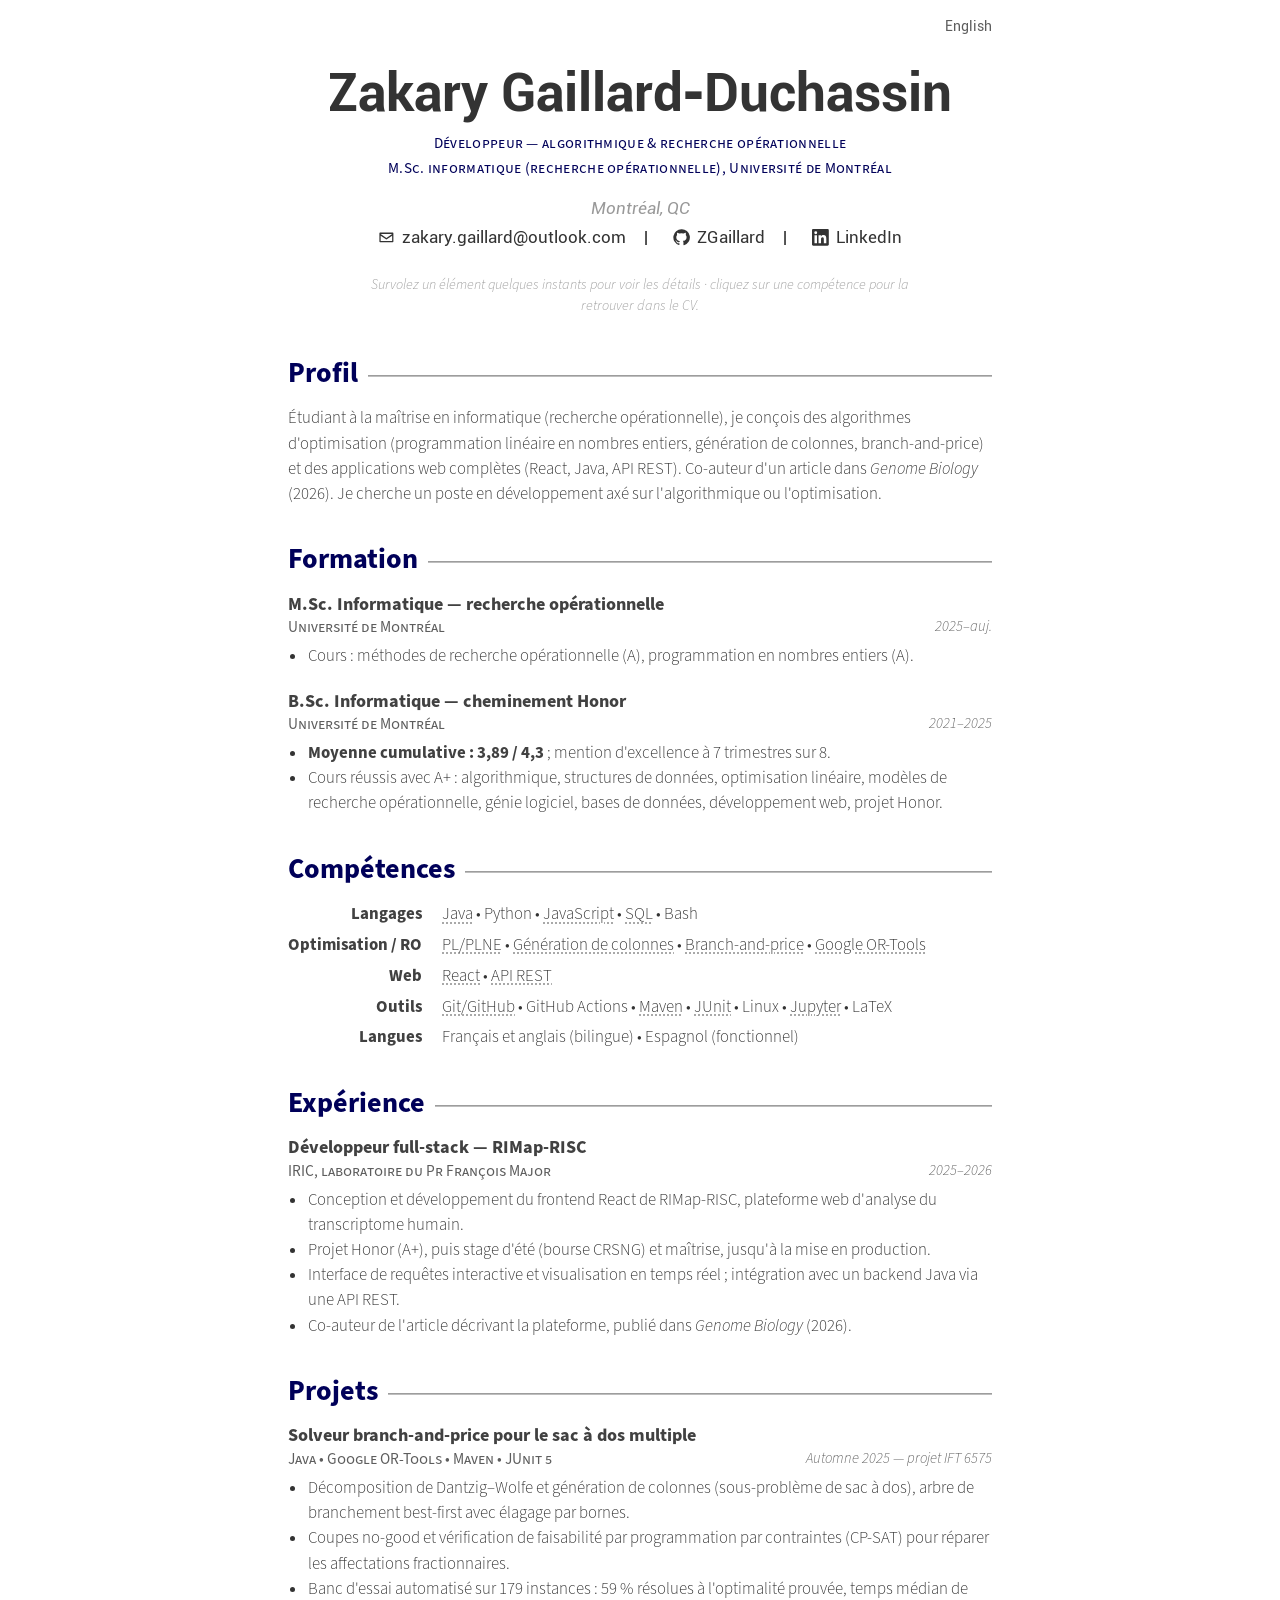
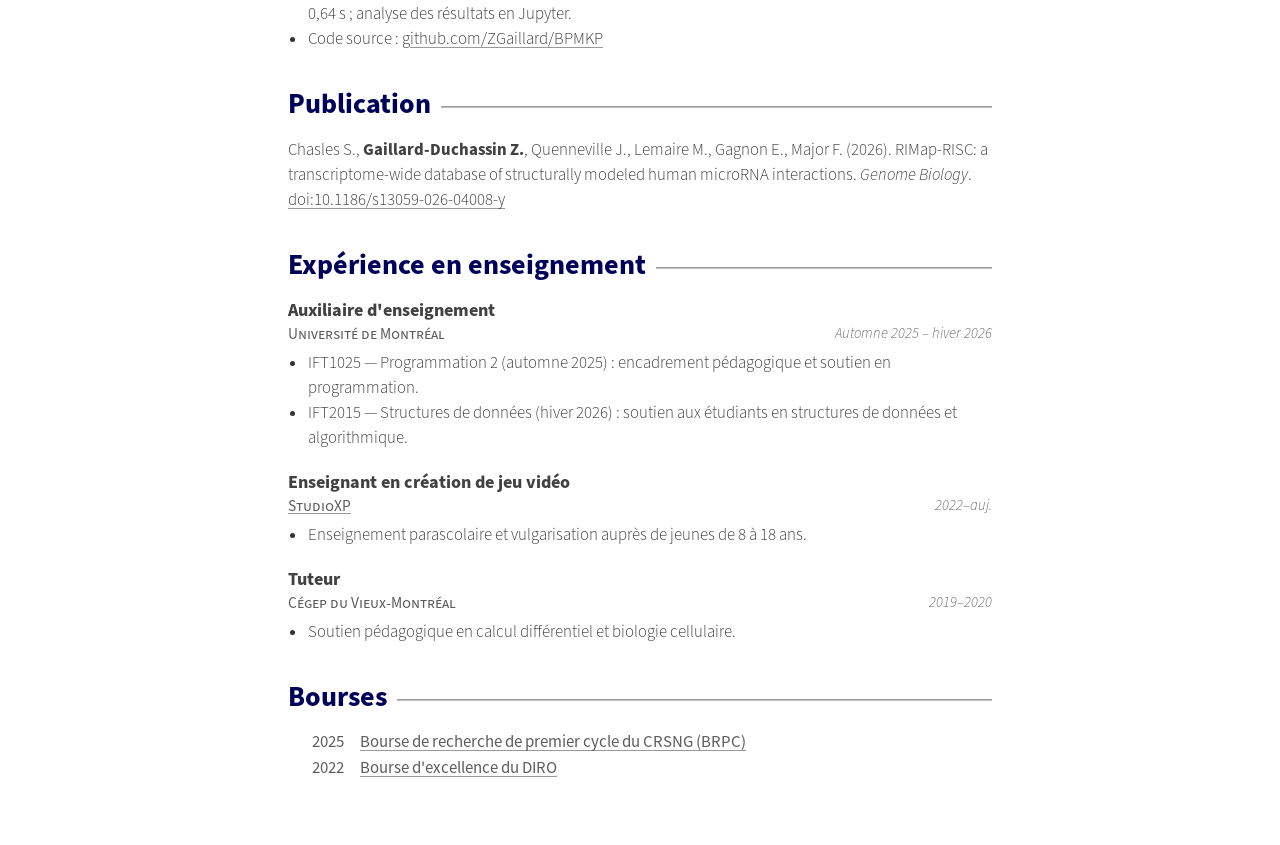
<file: index.html>
<!doctype html>
<html lang="fr">
<head>
  <meta charset="utf-8">
  <meta name="viewport" content="width=device-width, initial-scale=1">
  <title>Zakary Gaillard-Duchassin — CV</title>
  <meta name="description" content="Développeur — algorithmique et recherche opérationnelle. M.Sc. informatique (recherche opérationnelle), Université de Montréal.">
  <meta name="color-scheme" content="light dark">
  <!-- Open Graph (link previews) -->
  <meta property="og:type" content="profile">
  <meta property="og:title" content="Zakary Gaillard-Duchassin — CV">
  <meta property="og:description" content="Développeur — algorithmique et recherche opérationnelle. M.Sc. informatique (RO), Université de Montréal.">
  <meta property="og:locale" content="fr_CA">
  <link rel="canonical" href="https://zgaillard.github.io/">
  <link rel="alternate" hreflang="fr" href="https://zgaillard.github.io/">
  <link rel="alternate" hreflang="en" href="https://zgaillard.github.io/en/">
  <link rel="alternate" hreflang="x-default" href="https://zgaillard.github.io/">
  <link rel="icon" href="favicon.svg" type="image/svg+xml">
  <link rel="icon" href="favicon.ico" sizes="48x48">
  <link rel="apple-touch-icon" href="apple-touch-icon.png">
  <script>document.documentElement.classList.add('js');</script>
  <link rel="preload" href="fonts/SourceSansPro-Light.woff2" as="font" type="font/woff2" crossorigin>
  <link rel="preload" href="fonts/Roboto-Bold.woff2" as="font" type="font/woff2" crossorigin>
  <link rel="stylesheet" href="styles.css">
  <script src="app.js" defer></script>
</head>
<body>
<main class="cv">

  <!--
    How the interactive layer works (app.js):
    - .item            : a CV item. Stable id.
    - .more            : extra details, revealed by a long hover / tap / Enter.
                         Without JavaScript they are simply shown.
    - data-skills      : space-separated skill keys used by this item.
    - .tag[data-skill] : a skill in the "Compétences" list. Clicking it highlights
                         every item whose data-skills contains that key. Tags that
                         match no item stay plain text.
  -->

  <nav class="lang-switch" aria-label="Langue">
    <a href="en/" hreflang="en" lang="en">English</a>
  </nav>

  <header class="cv-header">
    <h1 class="name">Zakary Gaillard&#8209;Duchassin</h1>
    <p class="position">Développeur — algorithmique &amp; recherche opérationnelle</p>
    <p class="position">M.Sc. informatique (recherche opérationnelle), Université de Montréal</p>
    <p class="address">Montréal, QC</p>
    <ul class="social">
      <li>
        <svg class="icon" viewBox="0 0 24 24" aria-hidden="true"><path d="M3 5h18a1 1 0 0 1 1 1v12a1 1 0 0 1-1 1H3a1 1 0 0 1-1-1V6a1 1 0 0 1 1-1Zm.8 2v.3l8.2 5.5 8.2-5.5V7H3.8Zm16.4 2.7-7.6 5.1a1 1 0 0 1-1.2 0L3.8 9.7V17h16.4V9.7Z"/></svg>
        <a class="js-email" data-u="zakary.gaillard" data-d="outlook.com" href="#">zakary.gaillard [at] outlook.com</a>
      </li>
      <li>
        <svg class="icon" viewBox="0 0 24 24" aria-hidden="true"><path d="M12 .5a11.5 11.5 0 0 0-3.64 22.41c.58.1.79-.25.79-.56v-2c-3.2.7-3.87-1.37-3.87-1.37-.53-1.33-1.28-1.69-1.28-1.69-1.05-.71.08-.7.08-.7 1.15.08 1.76 1.19 1.76 1.19 1.03 1.76 2.7 1.25 3.36.96.1-.75.4-1.25.73-1.54-2.55-.29-5.24-1.28-5.24-5.69 0-1.26.45-2.28 1.19-3.09-.12-.29-.52-1.46.11-3.05 0 0 .97-.31 3.17 1.18a11 11 0 0 1 5.77 0c2.2-1.49 3.17-1.18 3.17-1.18.63 1.59.23 2.76.11 3.05.74.81 1.19 1.83 1.19 3.09 0 4.42-2.69 5.39-5.26 5.68.41.36.78 1.06.78 2.14v3.17c0 .31.21.67.8.56A11.5 11.5 0 0 0 12 .5Z"/></svg>
        <a href="https://github.com/ZGaillard">ZGaillard</a>
      </li>
      <li>
        <svg class="icon" viewBox="0 0 24 24" aria-hidden="true"><path d="M20.45 20.45h-3.55v-5.57c0-1.33-.03-3.04-1.85-3.04-1.85 0-2.14 1.45-2.14 2.94v5.67H9.35V9h3.41v1.56h.05c.48-.9 1.64-1.85 3.37-1.85 3.6 0 4.27 2.37 4.27 5.46v6.28ZM5.34 7.43a2.06 2.06 0 1 1 0-4.13 2.06 2.06 0 0 1 0 4.13ZM7.12 20.45H3.56V9h3.56v11.45ZM22.22 0H1.77C.79 0 0 .77 0 1.73v20.54C0 23.23.79 24 1.77 24h20.45c.98 0 1.78-.77 1.78-1.73V1.73C24 .77 23.2 0 22.22 0Z"/></svg>
        <a href="https://www.linkedin.com/in/zakary-gaillard-duchassin-420137331/">LinkedIn</a>
      </li>
    </ul>
    <p class="hint" id="hint" hidden></p>
  </header>

  <section id="profil">
    <h2>Profil</h2>
    <p class="paragraph" id="profil-resume">Étudiant à la maîtrise en informatique (recherche opérationnelle), je conçois des algorithmes d'optimisation (programmation linéaire en nombres entiers, génération de colonnes, branch-and-price) et des applications web complètes (React, Java, API REST). Co-auteur d'un article dans <i>Genome Biology</i> (2026). Je cherche un poste en développement axé sur l'algorithmique ou l'optimisation.</p>
  </section>

  <section id="formation">
    <h2>Formation</h2>

    <article class="entry item" id="msc" data-skills="plne">
      <div class="entry-head">
        <h3>M.Sc. Informatique — recherche opérationnelle</h3>
        <p class="org">Université de Montréal</p>
        <p class="date"><time>2025</time>–auj.</p>
      </div>
      <ul>
        <li>Cours : méthodes de recherche opérationnelle (A), programmation en nombres entiers (A).</li>
      </ul>
      <div class="more" id="msc-more"><div class="more-inner">
        <table class="courses">
          <caption>Cours de maîtrise</caption>
          <tr><td>IFT 6575</td><td>Méthodes de recherche opérationnelle (projet : solveur branch-and-price)</td><td class="grade">A</td></tr>
          <tr><td>IFT 6551</td><td>Programmation en nombres entiers</td><td class="grade">A</td></tr>
        </table>
        <p>Département d'informatique et de recherche opérationnelle (DIRO), spécialisation recherche opérationnelle.</p>
      </div></div>
    </article>

    <article class="entry item" id="bsc" data-skills="plne sql">
      <div class="entry-head">
        <h3>B.Sc. Informatique — cheminement Honor</h3>
        <p class="org">Université de Montréal</p>
        <p class="date"><time>2021</time>–<time>2025</time></p>
      </div>
      <ul>
        <li><strong>Moyenne cumulative : 3,89&nbsp;/&nbsp;4,3</strong> ; mention d'excellence à 7&nbsp;trimestres sur&nbsp;8.</li>
        <li>Cours réussis avec A+ : algorithmique, structures de données, optimisation linéaire, modèles de recherche opérationnelle, génie logiciel, bases de données, développement web, projet Honor.</li>
      </ul>
      <div class="more" id="bsc-more"><div class="more-inner">
        <table class="courses">
          <caption>Cours réussis avec A+</caption>
          <tr><td>IFT 2125</td><td>Introduction à l'algorithmique</td><td class="grade">A+</td></tr>
          <tr><td>IFT 2015</td><td>Structures de données</td><td class="grade">A+</td></tr>
          <tr><td>IFT 2505</td><td>Optimisation linéaire</td><td class="grade">A+</td></tr>
          <tr><td>IFT 1575</td><td>Modèles de recherche opérationnelle</td><td class="grade">A+</td></tr>
          <tr><td>IFT 2255</td><td>Génie logiciel</td><td class="grade">A+</td></tr>
          <tr><td>IFT 2935</td><td>Bases de données</td><td class="grade">A+</td></tr>
          <tr><td>IFT 1005</td><td>Design et développement web</td><td class="grade">A+</td></tr>
          <tr><td>IFT 3225</td><td>Technologie de l'Internet</td><td class="grade">A+</td></tr>
          <tr><td>IFT 2105</td><td>Introduction à l'informatique théorique</td><td class="grade">A+</td></tr>
          <tr><td>IFT 2035</td><td>Concepts des langages de programmation</td><td class="grade">A+</td></tr>
          <tr><td>IFT 1227</td><td>Architecture des ordinateurs 1</td><td class="grade">A+</td></tr>
          <tr><td>MAT 1600</td><td>Algèbre linéaire</td><td class="grade">A+</td></tr>
          <tr><td>IFT 6292</td><td>Bio-informatique moléculaire (cycles supérieurs)</td><td class="grade">A+</td></tr>
          <tr><td>IFT 4055</td><td>Projet informatique Honor (RIMap-RISC)</td><td class="grade">A+</td></tr>
        </table>
        <p>Aussi : apprentissage machine (IFT 3395, A), science des données (IFT 3700, A), systèmes d'exploitation (IFT 2245, A). Diplôme décerné en octobre 2025.</p>
      </div></div>
    </article>
  </section>

  <section id="competences">
    <h2>Compétences</h2>
    <dl class="skills">
      <div><dt>Langages</dt><dd><span class="tag" data-skill="java">Java</span> • <span class="tag" data-skill="python">Python</span> • <span class="tag" data-skill="js">JavaScript</span> • <span class="tag" data-skill="sql">SQL</span> • <span class="tag" data-skill="bash">Bash</span></dd></div>
      <div><dt>Optimisation / RO</dt><dd><span class="tag" data-skill="plne">PL/PLNE</span> • <span class="tag" data-skill="colgen">Génération de colonnes</span> • <span class="tag" data-skill="bnp">Branch-and-price</span> • <span class="tag" data-skill="ortools">Google OR-Tools</span></dd></div>
      <div><dt>Web</dt><dd><span class="tag" data-skill="react">React</span> • <span class="tag" data-skill="rest">API REST</span></dd></div>
      <div><dt>Outils</dt><dd><span class="tag" data-skill="git">Git/GitHub</span> • <span class="tag" data-skill="gha">GitHub Actions</span> • <span class="tag" data-skill="maven">Maven</span> • <span class="tag" data-skill="junit">JUnit</span> • <span class="tag" data-skill="linux">Linux</span> • <span class="tag" data-skill="jupyter">Jupyter</span> • <span class="tag" data-skill="latex">LaTeX</span></dd></div>
      <div><dt>Langues</dt><dd>Français et anglais (bilingue) • Espagnol (fonctionnel)</dd></div>
    </dl>
  </section>

  <section id="experience">
    <h2>Expérience</h2>

    <article class="entry item" id="rimap-risc" data-skills="js react rest">
      <div class="entry-head">
        <h3>Développeur full-stack — RIMap-RISC</h3>
        <p class="org">IRIC, laboratoire du Pr François Major</p>
        <p class="date"><time>2025</time>–<time>2026</time></p>
      </div>
      <ul>
        <li>Conception et développement du frontend React de RIMap-RISC, plateforme web d'analyse du transcriptome humain.</li>
        <li>Projet Honor (A+), puis stage d'été (bourse CRSNG) et maîtrise, jusqu'à la mise en production.</li>
        <li>Interface de requêtes interactive et visualisation en temps réel ; intégration avec un backend Java via une API REST.</li>
        <li>Co-auteur de l'article décrivant la plateforme, publié dans <i>Genome Biology</i> (2026).</li>
      </ul>
      <div class="more" id="rimap-risc-more"><div class="more-inner">
        <p>RIMap-RISC modélise toutes les interactions plausibles entre microARN et transcrits humains (annotations GENCODE v46, identifiants miRBase) : position, structure du duplex, énergie libre, constante de dissociation, accessibilité et conservation.</p>
        <ul>
          <li><strong>Frontend (ma contribution) :</strong> choix des paramètres (type de seed, seuil de K<sub>D</sub>, accessibilité, régions du transcrit, conservation) ou de trois modes prédéfinis (STRINGENT, DEFAULT, PERMISSIVE) ; affichage des résultats en temps réel avec visualisation de l'accessibilité, des structures secondaires et des annotations d'interaction.</li>
          <li><strong>Architecture :</strong> frontend React, backend Java qui pilote le repliement d'ARN (MC-Flashfold), API REST publique et cache côté serveur pour les requêtes répétées.</li>
          <li><strong>Parcours :</strong> projet Honor (hiver 2025) → stage d'été BRPC du CRSNG (été 2025) → maîtrise, jusqu'à la publication.</li>
        </ul>
        <p class="links"><a href="https://rimap-risc.major.iric.ca">Plateforme en ligne</a> · <a href="https://doi.org/10.1186/s13059-026-04008-y">Article</a></p>
      </div></div>
    </article>
  </section>

  <section id="projets">
    <h2>Projets</h2>

    <article class="entry item" id="bpmkp" data-skills="java plne colgen bnp ortools maven junit jupyter git">
      <div class="entry-head">
        <h3>Solveur branch-and-price pour le sac à dos multiple</h3>
        <p class="org">Java • Google OR-Tools • Maven • JUnit 5</p>
        <p class="date">Automne <time>2025</time> — projet IFT 6575</p>
      </div>
      <ul>
        <li>Décomposition de Dantzig–Wolfe et génération de colonnes (sous-problème de sac à dos), arbre de branchement best-first avec élagage par bornes.</li>
        <li>Coupes no-good et vérification de faisabilité par programmation par contraintes (CP-SAT) pour réparer les affectations fractionnaires.</li>
        <li>Banc d'essai automatisé sur 179&nbsp;instances : 59&nbsp;% résolues à l'optimalité prouvée, temps médian de 0,64&nbsp;s ; analyse des résultats en Jupyter.</li>
        <li>Code source : <a href="https://github.com/ZGaillard/BPMKP">github.com/ZGaillard/BPMKP</a></li>
      </ul>
      <div class="more" id="bpmkp-more"><div class="more-inner">
        <p>Projet réalisé dans le cadre du cours IFT 6575 — Méthodes de recherche opérationnelle (note : A).</p>
        <div class="stats">
          <div><b>179</b><span>instances</span></div>
          <div><b>58,7&nbsp;%</b><span>optimalité prouvée</span></div>
          <div><b>0,64&nbsp;s</b><span>temps médian</span></div>
          <div><b>3</b><span>nœuds (médiane)</span></div>
        </div>
        <ol class="flow">
          <li><strong>Master de Dantzig–Wolfe</strong> construit à partir de la relaxation L2, initialisé avec des motifs gloutons.</li>
          <li><strong>Génération de colonnes :</strong> résolution du master restreint (OR-Tools), lecture des variables duales, sous-problème de sac à dos pour ajouter les motifs rentables.</li>
          <li><strong>Branch-and-price best-first</strong> sur les variables de sélection d'objets fractionnaires, avec élagage par bornes.</li>
          <li><strong>Réparation :</strong> quand la sélection est entière mais l'affectation fractionnaire, un modèle CP-SAT vérifie la faisabilité ; les ensembles infaisables deviennent des coupes no-good.</li>
        </ol>
        <p>Banc d'essai (limite de 600&nbsp;s, écart de 1&nbsp;%) : 41,3&nbsp;% des instances arrêtées à l'écart de 1&nbsp;% ; temps moyen 12,7&nbsp;s, 90<sup>e</sup> centile 38&nbsp;s, maximum 204&nbsp;s.</p>
      </div></div>
    </article>
  </section>

  <section id="publication">
    <h2>Publication</h2>
    <div class="item" id="pub-rimap">
      <p class="paragraph">Chasles S., <strong>Gaillard-Duchassin Z.</strong>, Quenneville J., Lemaire M., Gagnon E., Major F. (2026). RIMap-RISC: a transcriptome-wide database of structurally modeled human microRNA interactions. <i>Genome Biology</i>. <a href="https://doi.org/10.1186/s13059-026-04008-y">doi:10.1186/s13059-026-04008-y</a></p>
      <div class="more" id="pub-rimap-more"><div class="more-inner">
        <p>Base de données accessible par le web qui modélise, à l'échelle du transcriptome humain, le ciblage des ARN messagers par les microARN, en intégrant la prédiction de la structure du duplex dans un cadre biophysique qui reproduit l'architecture du complexe RISC.</p>
        <p><strong>Ma contribution :</strong> le frontend de la plateforme (avec F. Major), et la rédaction et la révision du manuscrit avec les autres auteurs.</p>
      </div></div>
    </div>
  </section>

  <section id="enseignement">
    <h2>Expérience en enseignement</h2>

    <article class="entry item" id="ta-udem" data-skills="java git">
      <div class="entry-head">
        <h3>Auxiliaire d'enseignement</h3>
        <p class="org">Université de Montréal</p>
        <p class="date">Automne <time>2025</time> – hiver <time>2026</time></p>
      </div>
      <ul>
        <li>IFT1025 — Programmation 2 (automne 2025)&nbsp;: encadrement pédagogique et soutien en programmation.</li>
        <li>IFT2015 — Structures de données (hiver 2026)&nbsp;: soutien aux étudiants en structures de données et algorithmique.</li>
      </ul>
      <div class="more" id="ta-udem-more"><div class="more-inner">
        <ul>
          <li>IFT1025&nbsp;: création du gabarit du TP1 en Java (simulation d'un écosystème) : programmation orientée objet, architecture MVC, générateur aléatoire déterministe, travail collaboratif sur GitHub.</li>
          <li>IFT1025&nbsp;: création d'un dépôt d'exemple pour initier les étudiants à Git et GitHub.</li>
        </ul>
      </div></div>
    </article>

    <article class="entry item" id="studioxp">
      <div class="entry-head">
        <h3>Enseignant en création de jeu vidéo</h3>
        <p class="org"><a href="https://www.studioxp.ca/">StudioXP</a></p>
        <p class="date"><time>2022</time>–auj.</p>
      </div>
      <ul>
        <li>Enseignement parascolaire et vulgarisation auprès de jeunes de 8 à 18&nbsp;ans.</li>
      </ul>
    </article>

    <article class="entry item" id="tuteur-cvm">
      <div class="entry-head">
        <h3>Tuteur</h3>
        <p class="org">Cégep du Vieux-Montréal</p>
        <p class="date"><time>2019</time>–<time>2020</time></p>
      </div>
      <ul>
        <li>Soutien pédagogique en calcul différentiel et biologie cellulaire.</li>
      </ul>
    </article>
  </section>

  <section id="bourses">
    <h2>Bourses</h2>
    <ul class="honors">
      <li class="item" id="bourse-crsng"><time>2025</time><span><a href="https://www.nserc-crsng.gc.ca/students-etudiants/ug-pc/usra-brpc_fra.asp">Bourse de recherche de premier cycle du CRSNG (BRPC)</a></span></li>
      <li class="item" id="bourse-diro"><time>2022</time><span><a href="https://diro.umontreal.ca/ressources-services/soutien-financier/">Bourse d'excellence du DIRO</a></span></li>
    </ul>
  </section>

</main>

<div class="filterbar" id="filterbar" role="status" aria-live="polite" hidden>
  <button type="button" id="filterbar-text" class="filterbar-text"></button>
  <button type="button" id="filterbar-clear" aria-label="Retirer le filtre">✕</button>
</div>

</body>
</html>
</file>
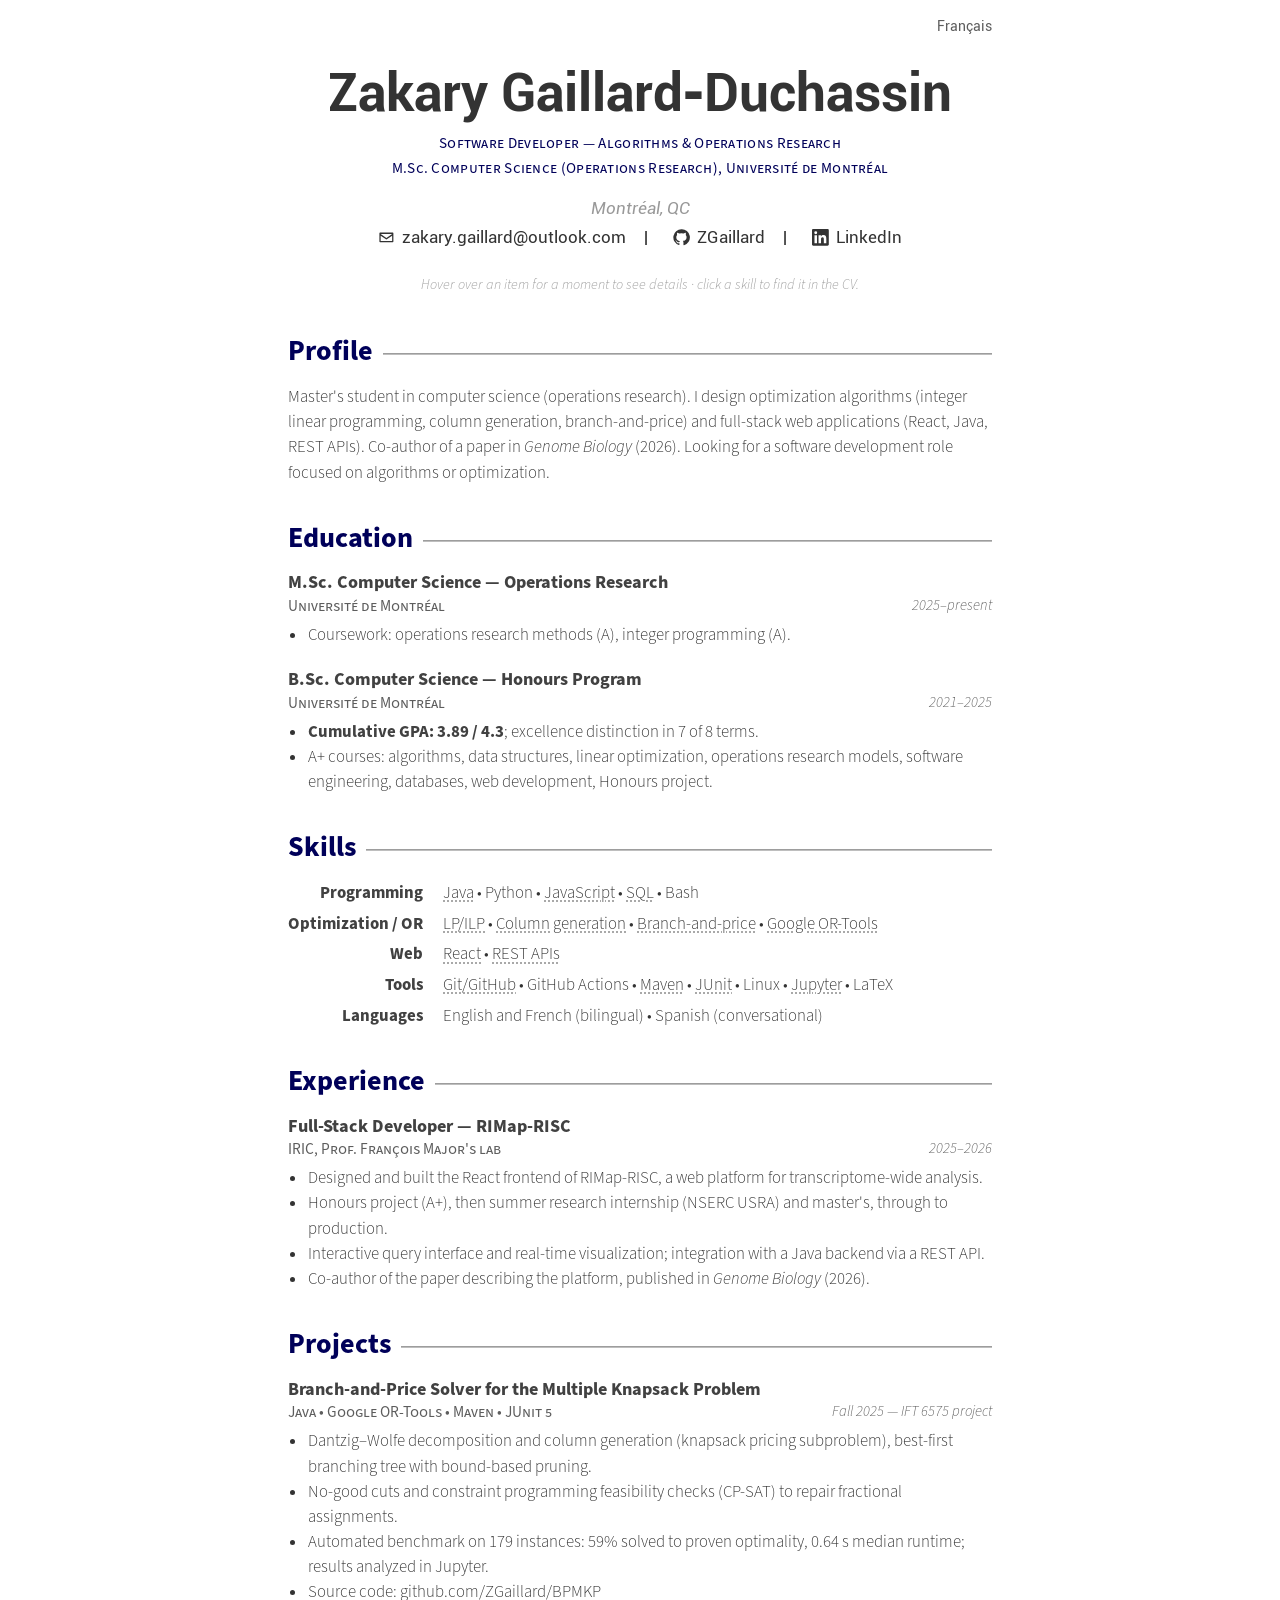
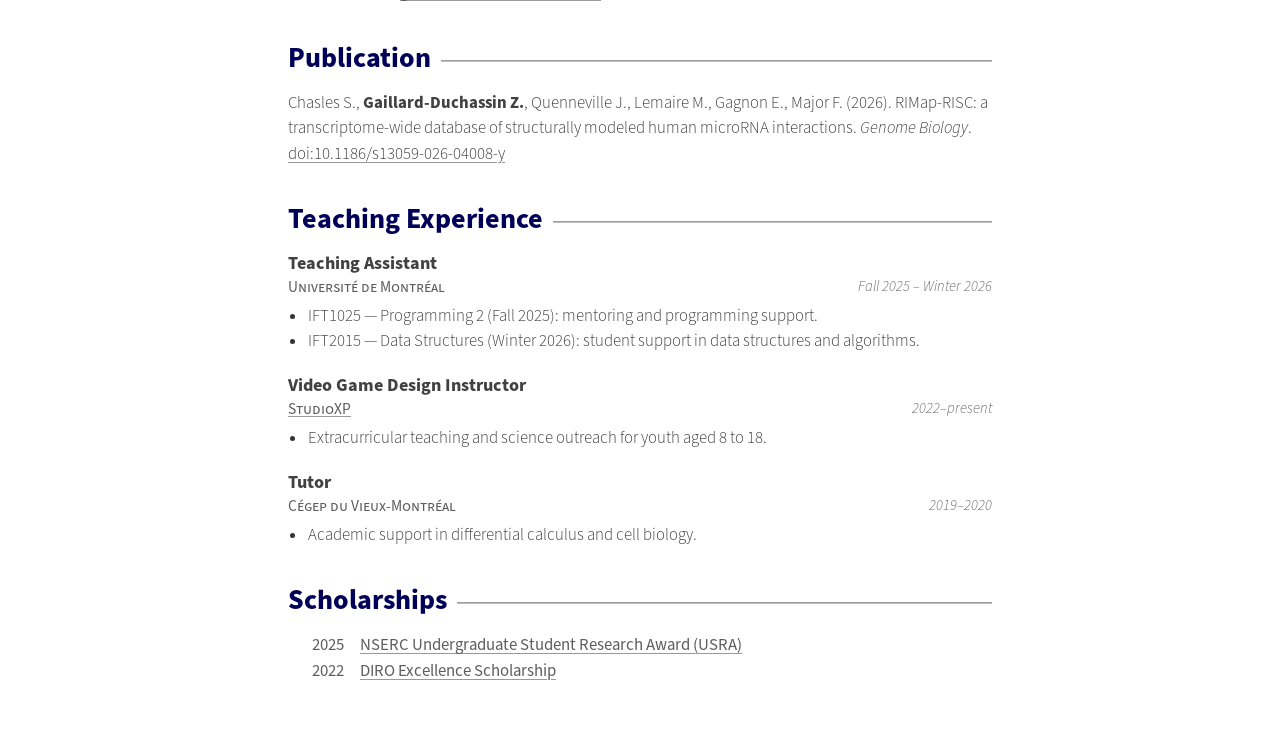
<file: en/index.html>
<!doctype html>
<html lang="en">
<head>
  <meta charset="utf-8">
  <meta name="viewport" content="width=device-width, initial-scale=1">
  <title>Zakary Gaillard-Duchassin — CV</title>
  <meta name="description" content="Software developer — algorithms and operations research. M.Sc. Computer Science (Operations Research), Université de Montréal.">
  <meta name="color-scheme" content="light dark">
  <!-- Open Graph (link previews) -->
  <meta property="og:type" content="profile">
  <meta property="og:title" content="Zakary Gaillard-Duchassin — CV">
  <meta property="og:description" content="Software developer — algorithms and operations research. M.Sc. Computer Science (OR), Université de Montréal.">
  <meta property="og:locale" content="en_CA">
  <link rel="canonical" href="https://zgaillard.github.io/en/">
  <link rel="alternate" hreflang="fr" href="https://zgaillard.github.io/">
  <link rel="alternate" hreflang="en" href="https://zgaillard.github.io/en/">
  <link rel="alternate" hreflang="x-default" href="https://zgaillard.github.io/">
  <link rel="icon" href="../favicon.svg" type="image/svg+xml">
  <link rel="icon" href="../favicon.ico" sizes="48x48">
  <link rel="apple-touch-icon" href="../apple-touch-icon.png">
  <script>document.documentElement.classList.add('js');</script>
  <link rel="preload" href="../fonts/SourceSansPro-Light.woff2" as="font" type="font/woff2" crossorigin>
  <link rel="preload" href="../fonts/Roboto-Bold.woff2" as="font" type="font/woff2" crossorigin>
  <link rel="stylesheet" href="../styles.css">
  <script src="../app.js" defer></script>
</head>
<body>
<main class="cv">

  <!-- English version of /index.html. Keep ids and data-skills identical to the French page. -->

  <nav class="lang-switch" aria-label="Language">
    <a href="../" hreflang="fr" lang="fr">Français</a>
  </nav>

  <header class="cv-header">
    <h1 class="name">Zakary Gaillard&#8209;Duchassin</h1>
    <p class="position">Software Developer — Algorithms &amp; Operations Research</p>
    <p class="position">M.Sc. Computer Science (Operations Research), Université de Montréal</p>
    <p class="address">Montréal, QC</p>
    <ul class="social">
      <li>
        <svg class="icon" viewBox="0 0 24 24" aria-hidden="true"><path d="M3 5h18a1 1 0 0 1 1 1v12a1 1 0 0 1-1 1H3a1 1 0 0 1-1-1V6a1 1 0 0 1 1-1Zm.8 2v.3l8.2 5.5 8.2-5.5V7H3.8Zm16.4 2.7-7.6 5.1a1 1 0 0 1-1.2 0L3.8 9.7V17h16.4V9.7Z"/></svg>
        <a class="js-email" data-u="zakary.gaillard" data-d="outlook.com" href="#">zakary.gaillard [at] outlook.com</a>
      </li>
      <li>
        <svg class="icon" viewBox="0 0 24 24" aria-hidden="true"><path d="M12 .5a11.5 11.5 0 0 0-3.64 22.41c.58.1.79-.25.79-.56v-2c-3.2.7-3.87-1.37-3.87-1.37-.53-1.33-1.28-1.69-1.28-1.69-1.05-.71.08-.7.08-.7 1.15.08 1.76 1.19 1.76 1.19 1.03 1.76 2.7 1.25 3.36.96.1-.75.4-1.25.73-1.54-2.55-.29-5.24-1.28-5.24-5.69 0-1.26.45-2.28 1.19-3.09-.12-.29-.52-1.46.11-3.05 0 0 .97-.31 3.17 1.18a11 11 0 0 1 5.77 0c2.2-1.49 3.17-1.18 3.17-1.18.63 1.59.23 2.76.11 3.05.74.81 1.19 1.83 1.19 3.09 0 4.42-2.69 5.39-5.26 5.68.41.36.78 1.06.78 2.14v3.17c0 .31.21.67.8.56A11.5 11.5 0 0 0 12 .5Z"/></svg>
        <a href="https://github.com/ZGaillard">ZGaillard</a>
      </li>
      <li>
        <svg class="icon" viewBox="0 0 24 24" aria-hidden="true"><path d="M20.45 20.45h-3.55v-5.57c0-1.33-.03-3.04-1.85-3.04-1.85 0-2.14 1.45-2.14 2.94v5.67H9.35V9h3.41v1.56h.05c.48-.9 1.64-1.85 3.37-1.85 3.6 0 4.27 2.37 4.27 5.46v6.28ZM5.34 7.43a2.06 2.06 0 1 1 0-4.13 2.06 2.06 0 0 1 0 4.13ZM7.12 20.45H3.56V9h3.56v11.45ZM22.22 0H1.77C.79 0 0 .77 0 1.73v20.54C0 23.23.79 24 1.77 24h20.45c.98 0 1.78-.77 1.78-1.73V1.73C24 .77 23.2 0 22.22 0Z"/></svg>
        <a href="https://www.linkedin.com/in/zakary-gaillard-duchassin-420137331/">LinkedIn</a>
      </li>
    </ul>
    <p class="hint" id="hint" hidden></p>
  </header>

  <section id="profil">
    <h2>Profile</h2>
    <p class="paragraph" id="profil-resume">Master's student in computer science (operations research). I design optimization algorithms (integer linear programming, column generation, branch-and-price) and full-stack web applications (React, Java, REST APIs). Co-author of a paper in <i>Genome Biology</i> (2026). Looking for a software development role focused on algorithms or optimization.</p>
  </section>

  <section id="formation">
    <h2>Education</h2>

    <article class="entry item" id="msc" data-skills="plne">
      <div class="entry-head">
        <h3>M.Sc. Computer Science — Operations Research</h3>
        <p class="org">Université de Montréal</p>
        <p class="date"><time>2025</time>–present</p>
      </div>
      <ul>
        <li>Coursework: operations research methods (A), integer programming (A).</li>
      </ul>
      <div class="more" id="msc-more"><div class="more-inner">
        <table class="courses">
          <caption>Graduate courses</caption>
          <tr><td>IFT 6575</td><td>Operations Research Methods (project: branch-and-price solver)</td><td class="grade">A</td></tr>
          <tr><td>IFT 6551</td><td>Integer Programming</td><td class="grade">A</td></tr>
        </table>
        <p>Department of Computer Science and Operations Research (DIRO), operations research specialization.</p>
      </div></div>
    </article>

    <article class="entry item" id="bsc" data-skills="plne sql">
      <div class="entry-head">
        <h3>B.Sc. Computer Science — Honours Program</h3>
        <p class="org">Université de Montréal</p>
        <p class="date"><time>2021</time>–<time>2025</time></p>
      </div>
      <ul>
        <li><strong>Cumulative GPA: 3.89&nbsp;/&nbsp;4.3</strong>; excellence distinction in 7&nbsp;of&nbsp;8 terms.</li>
        <li>A+ courses: algorithms, data structures, linear optimization, operations research models, software engineering, databases, web development, Honours project.</li>
      </ul>
      <div class="more" id="bsc-more"><div class="more-inner">
        <table class="courses">
          <caption>Courses completed with A+</caption>
          <tr><td>IFT 2125</td><td>Introduction to Algorithms</td><td class="grade">A+</td></tr>
          <tr><td>IFT 2015</td><td>Data Structures</td><td class="grade">A+</td></tr>
          <tr><td>IFT 2505</td><td>Linear Optimization</td><td class="grade">A+</td></tr>
          <tr><td>IFT 1575</td><td>Operations Research Models</td><td class="grade">A+</td></tr>
          <tr><td>IFT 2255</td><td>Software Engineering</td><td class="grade">A+</td></tr>
          <tr><td>IFT 2935</td><td>Databases</td><td class="grade">A+</td></tr>
          <tr><td>IFT 1005</td><td>Web Design and Development</td><td class="grade">A+</td></tr>
          <tr><td>IFT 3225</td><td>Internet Technologies</td><td class="grade">A+</td></tr>
          <tr><td>IFT 2105</td><td>Introduction to Theoretical Computer Science</td><td class="grade">A+</td></tr>
          <tr><td>IFT 2035</td><td>Programming Language Concepts</td><td class="grade">A+</td></tr>
          <tr><td>IFT 1227</td><td>Computer Architecture 1</td><td class="grade">A+</td></tr>
          <tr><td>MAT 1600</td><td>Linear Algebra</td><td class="grade">A+</td></tr>
          <tr><td>IFT 6292</td><td>Molecular Bioinformatics (graduate level)</td><td class="grade">A+</td></tr>
          <tr><td>IFT 4055</td><td>Honours Computer Science Project (RIMap-RISC)</td><td class="grade">A+</td></tr>
        </table>
        <p>Also: machine learning (IFT 3395, A), data science (IFT 3700, A), operating systems (IFT 2245, A). Degree conferred October 2025.</p>
      </div></div>
    </article>
  </section>

  <section id="competences">
    <h2>Skills</h2>
    <dl class="skills">
      <div><dt>Programming</dt><dd><span class="tag" data-skill="java">Java</span> • <span class="tag" data-skill="python">Python</span> • <span class="tag" data-skill="js">JavaScript</span> • <span class="tag" data-skill="sql">SQL</span> • <span class="tag" data-skill="bash">Bash</span></dd></div>
      <div><dt>Optimization / OR</dt><dd><span class="tag" data-skill="plne">LP/ILP</span> • <span class="tag" data-skill="colgen">Column generation</span> • <span class="tag" data-skill="bnp">Branch-and-price</span> • <span class="tag" data-skill="ortools">Google OR-Tools</span></dd></div>
      <div><dt>Web</dt><dd><span class="tag" data-skill="react">React</span> • <span class="tag" data-skill="rest">REST APIs</span></dd></div>
      <div><dt>Tools</dt><dd><span class="tag" data-skill="git">Git/GitHub</span> • <span class="tag" data-skill="gha">GitHub Actions</span> • <span class="tag" data-skill="maven">Maven</span> • <span class="tag" data-skill="junit">JUnit</span> • <span class="tag" data-skill="linux">Linux</span> • <span class="tag" data-skill="jupyter">Jupyter</span> • <span class="tag" data-skill="latex">LaTeX</span></dd></div>
      <div><dt>Languages</dt><dd>English and French (bilingual) • Spanish (conversational)</dd></div>
    </dl>
  </section>

  <section id="experience">
    <h2>Experience</h2>

    <article class="entry item" id="rimap-risc" data-skills="js react rest">
      <div class="entry-head">
        <h3>Full-Stack Developer — RIMap-RISC</h3>
        <p class="org">IRIC, Prof. François Major's lab</p>
        <p class="date"><time>2025</time>–<time>2026</time></p>
      </div>
      <ul>
        <li>Designed and built the React frontend of RIMap-RISC, a web platform for transcriptome-wide analysis.</li>
        <li>Honours project (A+), then summer research internship (NSERC USRA) and master's, through to production.</li>
        <li>Interactive query interface and real-time visualization; integration with a Java backend via a REST API.</li>
        <li>Co-author of the paper describing the platform, published in <i>Genome Biology</i> (2026).</li>
      </ul>
      <div class="more" id="rimap-risc-more"><div class="more-inner">
        <p>RIMap-RISC models every plausible interaction between microRNAs and human transcripts (GENCODE v46 annotations, miRBase identifiers): position, duplex structure, free energy, dissociation constant, accessibility and conservation.</p>
        <ul>
          <li><strong>Frontend (my contribution):</strong> parameter selection (seed type, K<sub>D</sub> threshold, accessibility, transcript regions, conservation) or three preset modes (STRINGENT, DEFAULT, PERMISSIVE); real-time results with visualizations of accessibility, secondary structures and interaction annotations.</li>
          <li><strong>Architecture:</strong> React frontend, Java backend driving RNA folding (MC-Flashfold), public REST API and server-side caching for repeated queries.</li>
          <li><strong>Timeline:</strong> Honours project (winter 2025) → NSERC USRA summer internship (summer 2025) → master's, through to publication.</li>
        </ul>
        <p class="links"><a href="https://rimap-risc.major.iric.ca">Live platform</a> · <a href="https://doi.org/10.1186/s13059-026-04008-y">Paper</a></p>
      </div></div>
    </article>
  </section>

  <section id="projets">
    <h2>Projects</h2>

    <article class="entry item" id="bpmkp" data-skills="java plne colgen bnp ortools maven junit jupyter git">
      <div class="entry-head">
        <h3>Branch-and-Price Solver for the Multiple Knapsack Problem</h3>
        <p class="org">Java • Google OR-Tools • Maven • JUnit 5</p>
        <p class="date">Fall <time>2025</time> — IFT 6575 project</p>
      </div>
      <ul>
        <li>Dantzig–Wolfe decomposition and column generation (knapsack pricing subproblem), best-first branching tree with bound-based pruning.</li>
        <li>No-good cuts and constraint programming feasibility checks (CP-SAT) to repair fractional assignments.</li>
        <li>Automated benchmark on 179&nbsp;instances: 59% solved to proven optimality, 0.64&nbsp;s median runtime; results analyzed in Jupyter.</li>
        <li>Source code: <a href="https://github.com/ZGaillard/BPMKP">github.com/ZGaillard/BPMKP</a></li>
      </ul>
      <div class="more" id="bpmkp-more"><div class="more-inner">
        <p>Course project for IFT 6575 — Operations Research Methods (grade: A).</p>
        <div class="stats">
          <div><b>179</b><span>instances</span></div>
          <div><b>58.7%</b><span>proven optimal</span></div>
          <div><b>0.64&nbsp;s</b><span>median runtime</span></div>
          <div><b>3</b><span>nodes (median)</span></div>
        </div>
        <ol class="flow">
          <li><strong>Dantzig–Wolfe master</strong> built from the L2 relaxation, seeded with greedy patterns.</li>
          <li><strong>Column generation:</strong> solve the restricted master (OR-Tools), read the dual values, and solve a knapsack pricing subproblem to add profitable patterns.</li>
          <li><strong>Best-first branch-and-price</strong> on fractional item-selection variables, with bound-based pruning.</li>
          <li><strong>Repair:</strong> when item selection is integral but the assignment is fractional, a CP-SAT model checks feasibility; infeasible sets become no-good cuts.</li>
        </ol>
        <p>Benchmark (600&nbsp;s time limit, 1% gap): 41.3% of instances stopped at the 1% gap; mean runtime 12.7&nbsp;s, 90th percentile 38&nbsp;s, maximum 204&nbsp;s.</p>
      </div></div>
    </article>
  </section>

  <section id="publication">
    <h2>Publication</h2>
    <div class="item" id="pub-rimap">
      <p class="paragraph">Chasles S., <strong>Gaillard-Duchassin Z.</strong>, Quenneville J., Lemaire M., Gagnon E., Major F. (2026). RIMap-RISC: a transcriptome-wide database of structurally modeled human microRNA interactions. <i>Genome Biology</i>. <a href="https://doi.org/10.1186/s13059-026-04008-y">doi:10.1186/s13059-026-04008-y</a></p>
      <div class="more" id="pub-rimap-more"><div class="more-inner">
        <p>A web-accessible database for transcriptome-wide modeling of human microRNA targeting, integrating duplex-structure prediction within a biophysical framework that models the architecture of the RISC complex.</p>
        <p><strong>My contribution:</strong> the platform's frontend (with F. Major), and manuscript writing and revision with the other authors.</p>
      </div></div>
    </div>
  </section>

  <section id="enseignement">
    <h2>Teaching Experience</h2>

    <article class="entry item" id="ta-udem" data-skills="java git">
      <div class="entry-head">
        <h3>Teaching Assistant</h3>
        <p class="org">Université de Montréal</p>
        <p class="date">Fall <time>2025</time> – Winter <time>2026</time></p>
      </div>
      <ul>
        <li>IFT1025 — Programming 2 (Fall 2025): mentoring and programming support.</li>
        <li>IFT2015 — Data Structures (Winter 2026): student support in data structures and algorithms.</li>
      </ul>
      <div class="more" id="ta-udem-more"><div class="more-inner">
        <ul>
          <li>IFT1025: created the Java starter project for assignment 1 (ecosystem simulation): object-oriented programming, MVC architecture, deterministic random generator, collaborative work on GitHub.</li>
          <li>IFT1025: created an example repository to introduce students to Git and GitHub.</li>
        </ul>
      </div></div>
    </article>

    <article class="entry item" id="studioxp">
      <div class="entry-head">
        <h3>Video Game Design Instructor</h3>
        <p class="org"><a href="https://www.studioxp.ca/" hreflang="fr">StudioXP</a></p>
        <p class="date"><time>2022</time>–present</p>
      </div>
      <ul>
        <li>Extracurricular teaching and science outreach for youth aged 8 to 18.</li>
      </ul>
    </article>

    <article class="entry item" id="tuteur-cvm">
      <div class="entry-head">
        <h3>Tutor</h3>
        <p class="org">Cégep du Vieux-Montréal</p>
        <p class="date"><time>2019</time>–<time>2020</time></p>
      </div>
      <ul>
        <li>Academic support in differential calculus and cell biology.</li>
      </ul>
    </article>
  </section>

  <section id="bourses">
    <h2>Scholarships</h2>
    <ul class="honors">
      <li class="item" id="bourse-crsng"><time>2025</time><span><a href="https://www.nserc-crsng.gc.ca/students-etudiants/ug-pc/usra-brpc_eng.asp">NSERC Undergraduate Student Research Award (USRA)</a></span></li>
      <li class="item" id="bourse-diro"><time>2022</time><span><a href="https://diro.umontreal.ca/ressources-services/soutien-financier/" hreflang="fr">DIRO Excellence Scholarship</a></span></li>
    </ul>
  </section>

</main>

<div class="filterbar" id="filterbar" role="status" aria-live="polite" hidden>
  <button type="button" id="filterbar-text" class="filterbar-text"></button>
  <button type="button" id="filterbar-clear" aria-label="Clear filter">✕</button>
</div>

</body>
</html>
</file>
<file: styles.css>
/* ------------------------------------------------------------------
   Web CV — mirrors the Awesome-CV LaTeX layout (CV_2026-10)
   ------------------------------------------------------------------ */

/* Fonts: same families as the PDF (subset, self-hosted) */
@font-face { font-family: "Source Sans Pro"; src: url("fonts/SourceSansPro-Light.woff2") format("woff2"); font-weight: 300; font-style: normal; font-display: swap; }
@font-face { font-family: "Source Sans Pro"; src: url("fonts/SourceSansPro-LightIt.woff2") format("woff2"); font-weight: 300; font-style: italic; font-display: swap; }
@font-face { font-family: "Source Sans Pro"; src: url("fonts/SourceSansPro-Regular.woff2") format("woff2"); font-weight: 400; font-style: normal; font-display: swap; }
@font-face { font-family: "Source Sans Pro"; src: url("fonts/SourceSansPro-Bold.woff2") format("woff2"); font-weight: 700; font-style: normal; font-display: swap; }
@font-face { font-family: "Roboto"; src: url("fonts/Roboto-Regular.woff2") format("woff2"); font-weight: 400; font-style: normal; font-display: swap; }
@font-face { font-family: "Roboto"; src: url("fonts/Roboto-Italic.woff2") format("woff2"); font-weight: 400; font-style: italic; font-display: swap; }
@font-face { font-family: "Roboto"; src: url("fonts/Roboto-Bold.woff2") format("woff2"); font-weight: 700; font-style: normal; font-display: swap; }

/* Colors: taken from awesome-cv.cls */
:root {
  --bg: #ffffff;
  --accent: #000059;     /* \definecolor{awesome}{HTML}{000059} */
  --text: #333333;       /* text      */
  --darktext: #414141;   /* darktext  */
  --graytext: #5d5d5d;   /* graytext  */
  --lighttext: #999999;  /* lighttext */
  --rule: #5d5d5d;

  --body: "Source Sans Pro", "Source Sans 3", system-ui, sans-serif;
  --header: "Roboto", system-ui, sans-serif;
  --measure: 46rem;
}

/* Dark mode follows the system setting */
@media (prefers-color-scheme: dark) {
  :root {
    --bg: #121418;
    --accent: #9fa8ff;
    --text: #d6d6d6;
    --darktext: #e6e6e6;
    --graytext: #a9a9a9;
    --lighttext: #8a8a8a;
    --rule: #555a63;
  }
}

*, *::before, *::after { box-sizing: border-box; }

html { -webkit-text-size-adjust: 100%; }

body {
  margin: 0;
  background: var(--bg);
  color: var(--text);
  font-family: var(--body);
  font-weight: 300;
  font-size: clamp(0.95rem, 0.9rem + 0.25vw, 1.05rem);
  line-height: 1.5;
}

a { color: inherit; text-decoration-color: var(--lighttext); text-underline-offset: 0.15em; }
a:hover { color: var(--accent); text-decoration-color: currentColor; }

strong { font-weight: 700; color: var(--darktext); }
sub, sup { line-height: 0; }

.cv {
  position: relative;
  max-width: var(--measure);
  margin: 0 auto;
  padding: clamp(2rem, 6vw, 4rem) 1rem 4rem;
}

/* ---------- Header ---------- */
.lang-switch {
  position: absolute;
  top: 1rem;
  right: 1rem;
  font-family: var(--header);
  font-size: 0.9rem;
}
.lang-switch a { color: var(--graytext); text-decoration: none; }
.lang-switch a:hover { color: var(--accent); }

.cv-header { text-align: center; margin-bottom: 2.5rem; }

.name {
  margin: 0 0 0.6rem;
  font-family: var(--header);
  font-weight: 700;
  font-size: clamp(2rem, 1.2rem + 4vw, 3.3rem);
  line-height: 1.1;
  color: var(--text);
}

.position {
  margin: 0.15rem 0 0;
  font-weight: 400;
  font-variant: small-caps;
  font-size: 0.95rem;
  letter-spacing: 0.02em;
  color: var(--accent);
}

.address {
  margin: 1rem 0 0.25rem;
  font-family: var(--header);
  font-style: italic;
  color: var(--lighttext);
}

.social {
  list-style: none;
  margin: 0;
  padding: 0;
  display: flex;
  flex-wrap: wrap;
  justify-content: center;
  gap: 0.25rem 0;
  font-family: var(--header);
  font-weight: 400;
}
.social li { display: inline-flex; align-items: center; gap: 0.4em; }
.social li + li::before {
  content: "|";
  margin: 0 1.1em;
  color: var(--text);
}
.social a { text-decoration: none; overflow-wrap: anywhere; }
.icon { width: 1em; height: 1em; fill: currentColor; flex: none; }

/* ---------- Sections ---------- */
section { margin-top: 2.25rem; }

h2 {
  display: flex;
  align-items: baseline;
  gap: 0.6rem;
  margin: 0 0 1rem;
  font-size: clamp(1.45rem, 1.2rem + 1vw, 1.75rem);
  font-weight: 700;
  line-height: 1.2;
  color: var(--accent);
}
/* the gray rule after the section title */
h2::after {
  content: "";
  flex: 1;
  border-bottom: 1.5px solid var(--rule);
  transform: translateY(-0.2em);
}

.paragraph { margin: 0; }

/* ---------- Entries ---------- */
.entry + .entry { margin-top: 1.25rem; }

.entry-head {
  display: grid;
  grid-template-columns: 1fr auto;
  column-gap: 1rem;
}
.entry-head h3 {
  grid-column: 1 / -1;
  margin: 0;
  font-size: 1.08em;
  font-weight: 700;
  line-height: 1.3;
  color: var(--darktext);
}
.org {
  margin: 0;
  font-weight: 400;
  font-variant: small-caps;
  font-size: 0.92em;
  color: var(--graytext);
}
.date {
  margin: 0;
  font-style: italic;
  font-size: 0.88em;
  color: var(--graytext);
  text-align: right;
  white-space: nowrap;
}

.entry ul {
  margin: 0.3rem 0 0;
  padding-left: 1.1rem;
}
.entry li { padding-left: 0.15rem; }
.entry li::marker { color: var(--text); font-size: 0.8em; }

/* ---------- Skills ---------- */
.skills {
  display: grid;
  grid-template-columns: max-content 1fr;
  gap: 0.35rem 1.25rem;
  margin: 0;
}
.skills > div { display: contents; }
.skills dt {
  font-weight: 700;
  color: var(--darktext);
  text-align: right;
}
.skills dd { margin: 0; }

/* ---------- Honors ---------- */
.honors { list-style: none; margin: 0; padding: 0; }
.honors li {
  display: grid;
  grid-template-columns: 3.5rem 1fr;
  gap: 1rem;
  font-weight: 400;
  color: var(--graytext);
}
.honors time { text-align: right; }

/* ---------- Header hint ---------- */
.hint {
  margin: 1.5rem auto 0;
  max-width: 34rem;
  font-size: 0.85em;
  font-style: italic;
  color: var(--lighttext);
}

/* ==================================================================
   Interactive layer (app.js)
   ================================================================== */

/* ---------- Items ---------- */
.item { position: relative; }

/* accent bar on the left: fills while hovering, stays while open / matched */
.item::before {
  content: "";
  position: absolute;
  left: -0.85rem;
  top: 0.15rem;
  bottom: 0.15rem;
  width: 2px;
  border-radius: 2px;
  background: var(--accent);
  transform: scaleY(0);
  transform-origin: top;
  transition: transform 0.2s ease;
}
.item.is-pending::before { transform: scaleY(1); transition: transform 0.7s linear; }
.item.is-open::before,
.filtering .item.match::before { transform: scaleY(1); }

.item.has-more { cursor: pointer; }
.item.has-more:focus { outline: none; }
.item.has-more:focus-visible {
  outline: 2px solid var(--accent);
  outline-offset: 6px;
  border-radius: 2px;
}

/* ---------- Dimming: focus mode & filter mode ---------- */
.cv-header, h2, .skills, #profil-resume, .item {
  transition: opacity 0.25s ease;
}
.has-focus :is(.cv-header, h2, .skills, #profil-resume, .item:not(.is-open)) { opacity: 0.25; }
.filtering:not(.has-focus) .item:not(.match) { opacity: 0.3; }

/* ---------- Details panel ---------- */
.more-inner { font-size: 0.95em; }
.more-inner > :first-child { margin-top: 0.75rem; }
.more-inner > :last-child { margin-bottom: 0.25rem; }
.more-inner p { margin: 0.6rem 0 0; }
.more-inner ul, .more-inner ol { margin: 0.6rem 0 0; padding-left: 1.1rem; }
.more-inner li + li { margin-top: 0.3rem; }
.more-inner .links a { font-weight: 400; }

/* animated open/close (grid-rows trick); without JS, details are simply shown */
.js .more {
  display: grid;
  grid-template-rows: 0fr;
  opacity: 0;
  transition: grid-template-rows 0.35s ease, opacity 0.3s ease;
}
.js .item.is-open .more { grid-template-rows: 1fr; opacity: 1; }
.js .more-inner { overflow: hidden; min-height: 0; }

/* course tables */
.courses {
  width: 100%;
  border-collapse: collapse;
  font-variant-numeric: tabular-nums;
}
.courses caption {
  text-align: left;
  font-weight: 400;
  font-variant: small-caps;
  color: var(--graytext);
  padding-bottom: 0.25rem;
}
.courses td { padding: 0.12rem 0; vertical-align: baseline; }
.courses td:first-child { width: 5.5rem; white-space: nowrap; color: var(--graytext); }
.courses .grade { width: 2.5rem; text-align: right; font-weight: 700; color: var(--darktext); }

/* stat tiles */
.stats {
  display: grid;
  grid-template-columns: repeat(4, 1fr);
  gap: 0.75rem;
}
.stats div { display: flex; flex-direction: column; }
.stats b { font-size: 1.45em; font-weight: 700; line-height: 1.15; color: var(--accent); }
.stats span { font-size: 0.85em; color: var(--graytext); }

/* ---------- Skill tags ---------- */
button.tag {
  font: inherit;
  color: inherit;
  background: none;
  border: 0;
  padding: 0;
  cursor: pointer;
  text-decoration: underline dotted var(--lighttext);
  text-underline-offset: 0.2em;
  border-radius: 3px;
}
button.tag:hover { color: var(--accent); text-decoration-color: currentColor; }
button.tag:focus-visible { outline: 2px solid var(--accent); outline-offset: 2px; }
button.tag[aria-pressed="true"] {
  color: var(--bg);
  background: var(--accent);
  text-decoration: none;
  box-shadow: 0 0 0 0.18em var(--accent); /* pads the highlight without shifting the layout */
}

/* ---------- Filter bar ---------- */
.filterbar {
  position: fixed;
  left: 50%;
  bottom: max(1rem, env(safe-area-inset-bottom));
  transform: translateX(-50%);
  display: flex;
  align-items: center;
  gap: 0.25rem;
  max-width: calc(100% - 2rem);
  padding: 0.35rem 0.4rem 0.35rem 1rem;
  border-radius: 999px;
  background: var(--darktext);
  color: var(--bg);
  font-weight: 400;
  box-shadow: 0 4px 18px rgba(0, 0, 0, 0.18);
  z-index: 10;
}
.filterbar[hidden] { display: none; }
.filterbar button {
  font: inherit;
  color: inherit;
  background: none;
  border: 0;
  cursor: pointer;
  border-radius: 999px;
}
.filterbar-text { padding: 0.15rem 0.4rem; white-space: nowrap; overflow: hidden; text-overflow: ellipsis; }
#filterbar-clear { width: 1.9rem; height: 1.9rem; line-height: 1; }
.filterbar button:hover { background: rgba(127, 127, 127, 0.25); }
.filterbar button:focus-visible { outline: 2px solid var(--bg); outline-offset: -2px; }

@media (prefers-reduced-motion: reduce) {
  .item::before, .item.is-pending::before, .js .more,
  .cv-header, h2, .skills, #profil-resume, .item { transition: none; }
}

/* ---------- Phone layout ---------- */
@media (max-width: 600px) {
  .entry-head { grid-template-columns: 1fr; }
  .date { text-align: left; }

  .skills { grid-template-columns: 1fr; gap: 0; }
  .skills dt { text-align: left; }
  .skills dd { margin-bottom: 0.6rem; }

  .honors li { grid-template-columns: 3rem 1fr; gap: 0.5rem; }
  .honors time { text-align: left; }

  .stats { grid-template-columns: repeat(2, 1fr); }
  .item::before { left: -0.6rem; }

  /* stack contact links instead of pipe separators */
  .social { flex-direction: column; align-items: center; }
  .social li + li::before { content: none; }
}

/* ---------- Print ---------- */
@media print {
  :root { --bg: #fff; --accent: #000059; --text: #333; --darktext: #414141; --graytext: #5d5d5d; --lighttext: #999; --rule: #5d5d5d; }
  body { font-size: 10pt; }
  .cv { padding: 0; max-width: none; }
  a { text-decoration: none; }
  .entry, .skills, .honors li { break-inside: avoid; }
  .hint, .filterbar, .lang-switch, .item::before { display: none !important; }
  .item, h2, .skills, .cv-header, #profil-resume { opacity: 1 !important; }
  .js .more { grid-template-rows: 1fr; opacity: 1; }
  h2 { break-after: avoid; }
}
</file>
